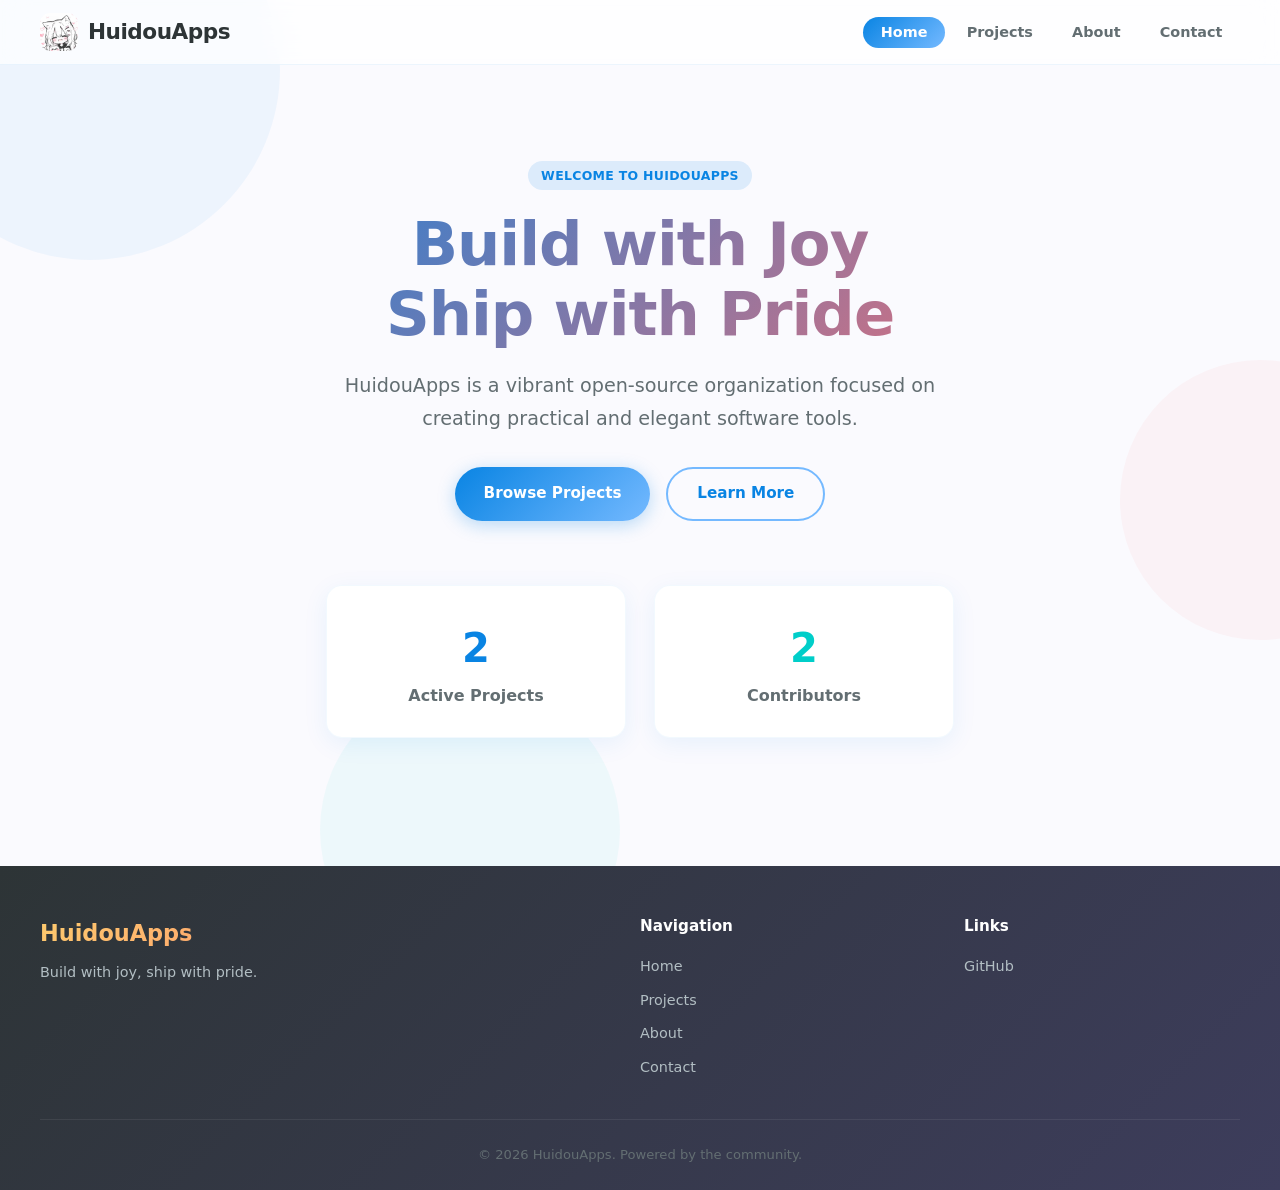
<file: index.html>
<!DOCTYPE html>
<html lang="zh-CN">
<head>
  <meta charset="UTF-8">
  <meta name="viewport" content="width=device-width, initial-scale=1.0">
  <title>HuidouApps - Page</title>
  <link rel="icon" href="assets/dev_huidou.jpg">
  <link rel="stylesheet" href="css/style.css">

</head>
<body>

  <div class="bg-bubbles">
    <div class="bubble"></div>
    <div class="bubble"></div>
    <div class="bubble"></div>
  </div>

  <header class="site-header">
    <div class="header-inner">
      <a href="index.html" class="logo">
        <img src="assets/dev_huidou.jpg" alt="HuidouApps" class="logo-icon">
        HuidouApps
      </a>
      <nav>
        <ul class="nav-links">
          <li><a href="index.html" class="active">Home</a></li>
          <li><a href="projects.html">Projects</a></li>
          <li><a href="about.html">About</a></li>
          <li><a href="contact.html">Contact</a></li>
        </ul>
      </nav>
    </div>
  </header>

  <section class="page-hero" style="padding-top: 6rem; padding-bottom: 4rem;">
    <div class="container" style="text-align: center;">
      <div class="fade-in">
        <span class="badge badge-purple" style="margin-bottom: 1.25rem; display: inline-block;">Welcome to HuidouApps</span>
      </div>
      <h1 class="fade-in" style="font-size: clamp(2.4rem, 5vw, 3.8rem); line-height: 1.15; margin-bottom: 1.25rem;">
        Build with Joy<br>Ship with Pride
      </h1>
      <p class="fade-in" style="font-size: 1.2rem; max-width: 600px; margin: 0 auto 2rem;">
        HuidouApps is a vibrant open-source organization focused on creating practical and elegant software tools.
      </p>
      <div class="fade-in" style="display: flex; gap: 1rem; flex-wrap: wrap; justify-content: center;">
        <a href="projects.html" class="btn btn-primary">Browse Projects</a>
        <a href="about.html" class="btn btn-outline">Learn More</a>
      </div>
    </div>
  </section>

  <section class="section" style="padding-top: 0;">
    <div class="container">
      <div class="fade-in" style="display: flex; justify-content: center; gap: 1.75rem; flex-wrap: wrap; text-align: center;">
        <div class="card" style="max-width: 300px; width: 100%;">
          <div style="font-size: 2.5rem; font-weight: 900; color: var(--primary);">2</div>
          <p style="color: var(--text-secondary); font-weight: 600;">Active Projects</p>
        </div>
        <div class="card" style="max-width: 300px; width: 100%;">
          <div style="font-size: 2.5rem; font-weight: 900; color: var(--accent-1);">2</div>
          <p style="color: var(--text-secondary); font-weight: 600;">Contributors</p>
        </div>
      </div>
    </div>
  </section>



  <footer class="site-footer">
    <div class="footer-inner">
      <div class="footer-brand">
        <h3>HuidouApps</h3>
        <p>Build with joy, ship with pride.</p>
      </div>
      <div class="footer-links">
        <h4>Navigation</h4>
        <ul>
          <li><a href="index.html">Home</a></li>
          <li><a href="projects.html">Projects</a></li>
          <li><a href="about.html">About</a></li>
          <li><a href="contact.html">Contact</a></li>
        </ul>
      </div>
      <div class="footer-links">
        <h4>Links</h4>
        <ul>
          <li><a href="https://github.com/HuidouApps" target="_blank" rel="noopener">GitHub</a></li>
        </ul>
      </div>
    </div>
    <div class="footer-bottom">
      <p>&copy; 2026 HuidouApps. Powered by the community.</p>
    </div>
  </footer>

  <script src="js/main.js"></script>
</body>
</html>
</file>
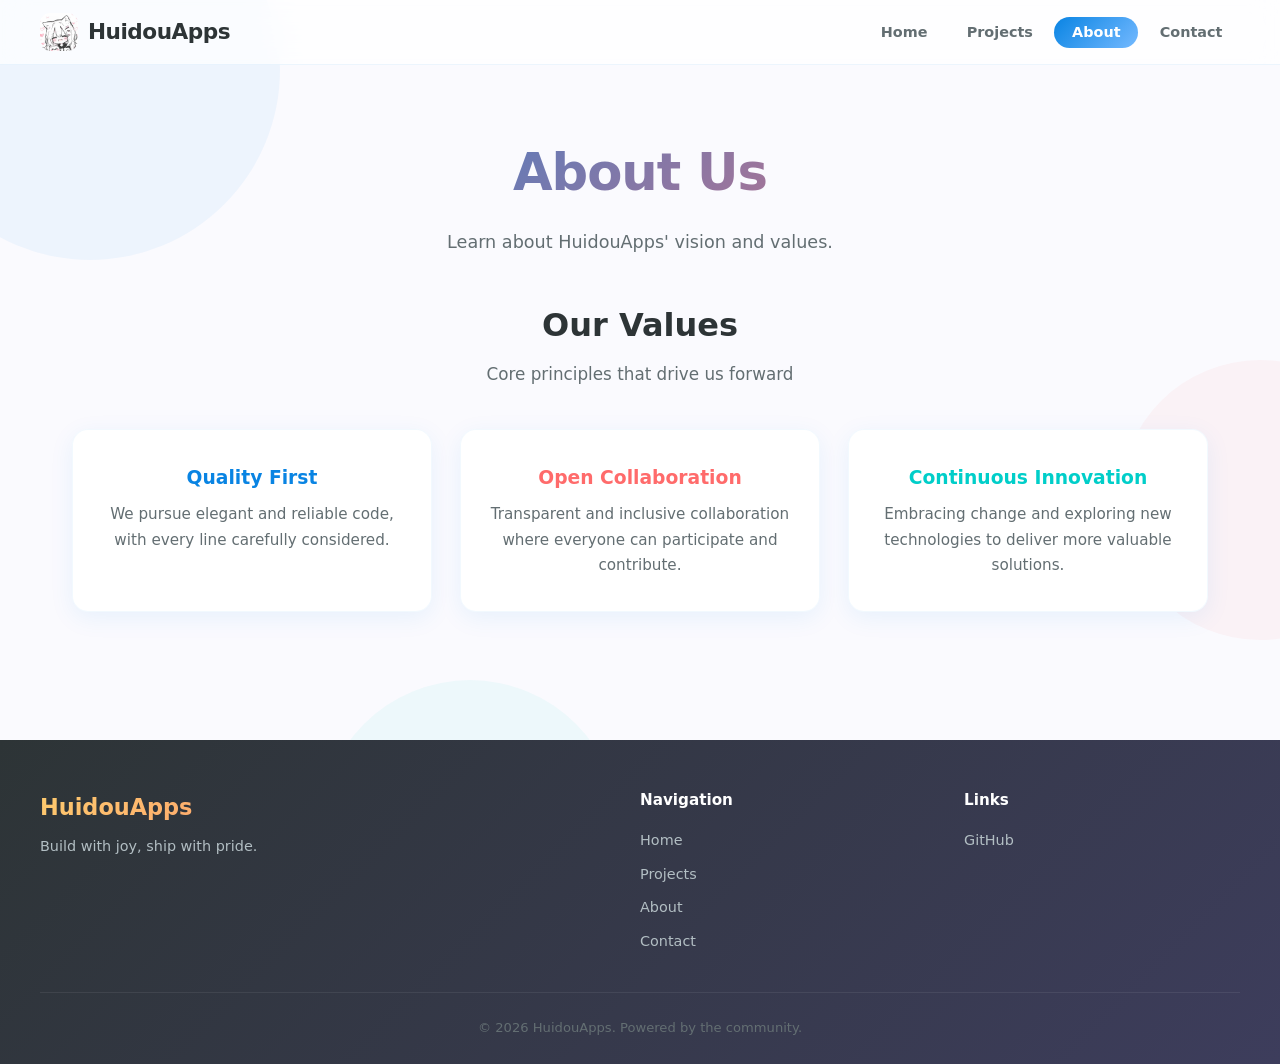
<file: about.html>
<!DOCTYPE html>
<html lang="zh-CN">
<head>
  <meta charset="UTF-8">
  <meta name="viewport" content="width=device-width, initial-scale=1.0">
  <title>About - HuidouApps</title>
  <link rel="icon" href="assets/dev_huidou.jpg">
  <link rel="stylesheet" href="css/style.css">

  <style>
    .about-story { max-width: 750px; margin: 0 auto; text-align: center; }
    .about-story p { font-size: 1.08rem; color: var(--text-secondary); line-height: 1.9; margin-bottom: 1.25rem; }

    .timeline { max-width: 650px; margin: 0 auto; position: relative; padding-left: 2.5rem; }
    .timeline::before {
      content: ''; position: absolute; left: 10px; top: 0; bottom: 0;
      width: 3px; background: linear-gradient(to bottom, var(--primary), var(--accent-1), var(--accent-3));
      border-radius: 2px;
    }
    .timeline-item { position: relative; margin-bottom: 2rem; }
    .timeline-dot {
      position: absolute; left: -2.5rem; top: 4px;
      width: 22px; height: 22px; border-radius: 50%;
      background: #fff; border: 4px solid var(--primary);
      box-shadow: 0 0 0 4px rgba(108, 92, 231, 0.10);
    }
    .timeline-dot.c1 { border-color: var(--primary); }
    .timeline-dot.c2 { border-color: var(--secondary); box-shadow: 0 0 0 4px rgba(255, 107, 107, 0.10); }
    .timeline-dot.c3 { border-color: var(--accent-1); box-shadow: 0 0 0 4px rgba(0, 206, 201, 0.10); }
    .timeline-dot.c4 { border-color: var(--accent-3); box-shadow: 0 0 0 4px rgba(253, 121, 168, 0.10); }
    .timeline-date { font-size: 0.82rem; font-weight: 700; color: var(--primary); margin-bottom: 0.2rem; }
    .timeline-title { font-size: 1.1rem; font-weight: 700; margin-bottom: 0.3rem; }
    .timeline-desc { color: var(--text-secondary); font-size: 0.93rem; }

    .value-card { text-align: center; padding: 2rem 1.5rem; }
    .value-card h3 { margin-bottom: 0.5rem; }
  </style>
</head>
<body>

  <div class="bg-bubbles">
    <div class="bubble"></div>
    <div class="bubble"></div>
    <div class="bubble"></div>
  </div>

  <header class="site-header">
    <div class="header-inner">
      <a href="index.html" class="logo">
        <img src="assets/dev_huidou.jpg" alt="HuidouApps" class="logo-icon">
        HuidouApps
      </a>
      <nav>
        <ul class="nav-links">
          <li><a href="index.html">Home</a></li>
          <li><a href="projects.html">Projects</a></li>
          <li><a href="about.html" class="active">About</a></li>
          <li><a href="contact.html">Contact</a></li>
        </ul>
      </nav>
    </div>
  </header>

  <section class="page-hero">
    <h1 class="fade-in">About Us</h1>
    <p class="fade-in">Learn about HuidouApps' vision and values.</p>
  </section>



  <section class="section" style="padding-top: 0;">
    <div class="container">
      <h2 class="section-title fade-in" style="margin-bottom: 0.5rem;">Our Values</h2>
      <p class="section-subtitle fade-in">Core principles that drive us forward</p>
      <div class="grid-3">
        <div class="card value-card fade-in">
          <h3 style="color: var(--primary);">Quality First</h3>
          <p style="color: var(--text-secondary); font-size: 0.95rem;">We pursue elegant and reliable code, with every line carefully considered.</p>
        </div>
        <div class="card value-card fade-in">
          <h3 style="color: var(--secondary);">Open Collaboration</h3>
          <p style="color: var(--text-secondary); font-size: 0.95rem;">Transparent and inclusive collaboration where everyone can participate and contribute.</p>
        </div>
        <div class="card value-card fade-in">
          <h3 style="color: var(--accent-1);">Continuous Innovation</h3>
          <p style="color: var(--text-secondary); font-size: 0.95rem;">Embracing change and exploring new technologies to deliver more valuable solutions.</p>
        </div>
      </div>
    </div>
  </section>



  <footer class="site-footer">
    <div class="footer-inner">
      <div class="footer-brand">
        <h3>HuidouApps</h3>
        <p>Build with joy, ship with pride.</p>
      </div>
      <div class="footer-links">
        <h4>Navigation</h4>
        <ul>
          <li><a href="index.html">Home</a></li>
          <li><a href="projects.html">Projects</a></li>
          <li><a href="about.html">About</a></li>
          <li><a href="contact.html">Contact</a></li>
        </ul>
      </div>
      <div class="footer-links">
        <h4>Links</h4>
        <ul>
          <li><a href="https://github.com/HuidouApps" target="_blank" rel="noopener">GitHub</a></li>
        </ul>
      </div>
    </div>
    <div class="footer-bottom">
      <p>&copy; 2026 HuidouApps. Powered by the community.</p>
    </div>
  </footer>

  <script src="js/main.js"></script>
</body>
</html>
</file>
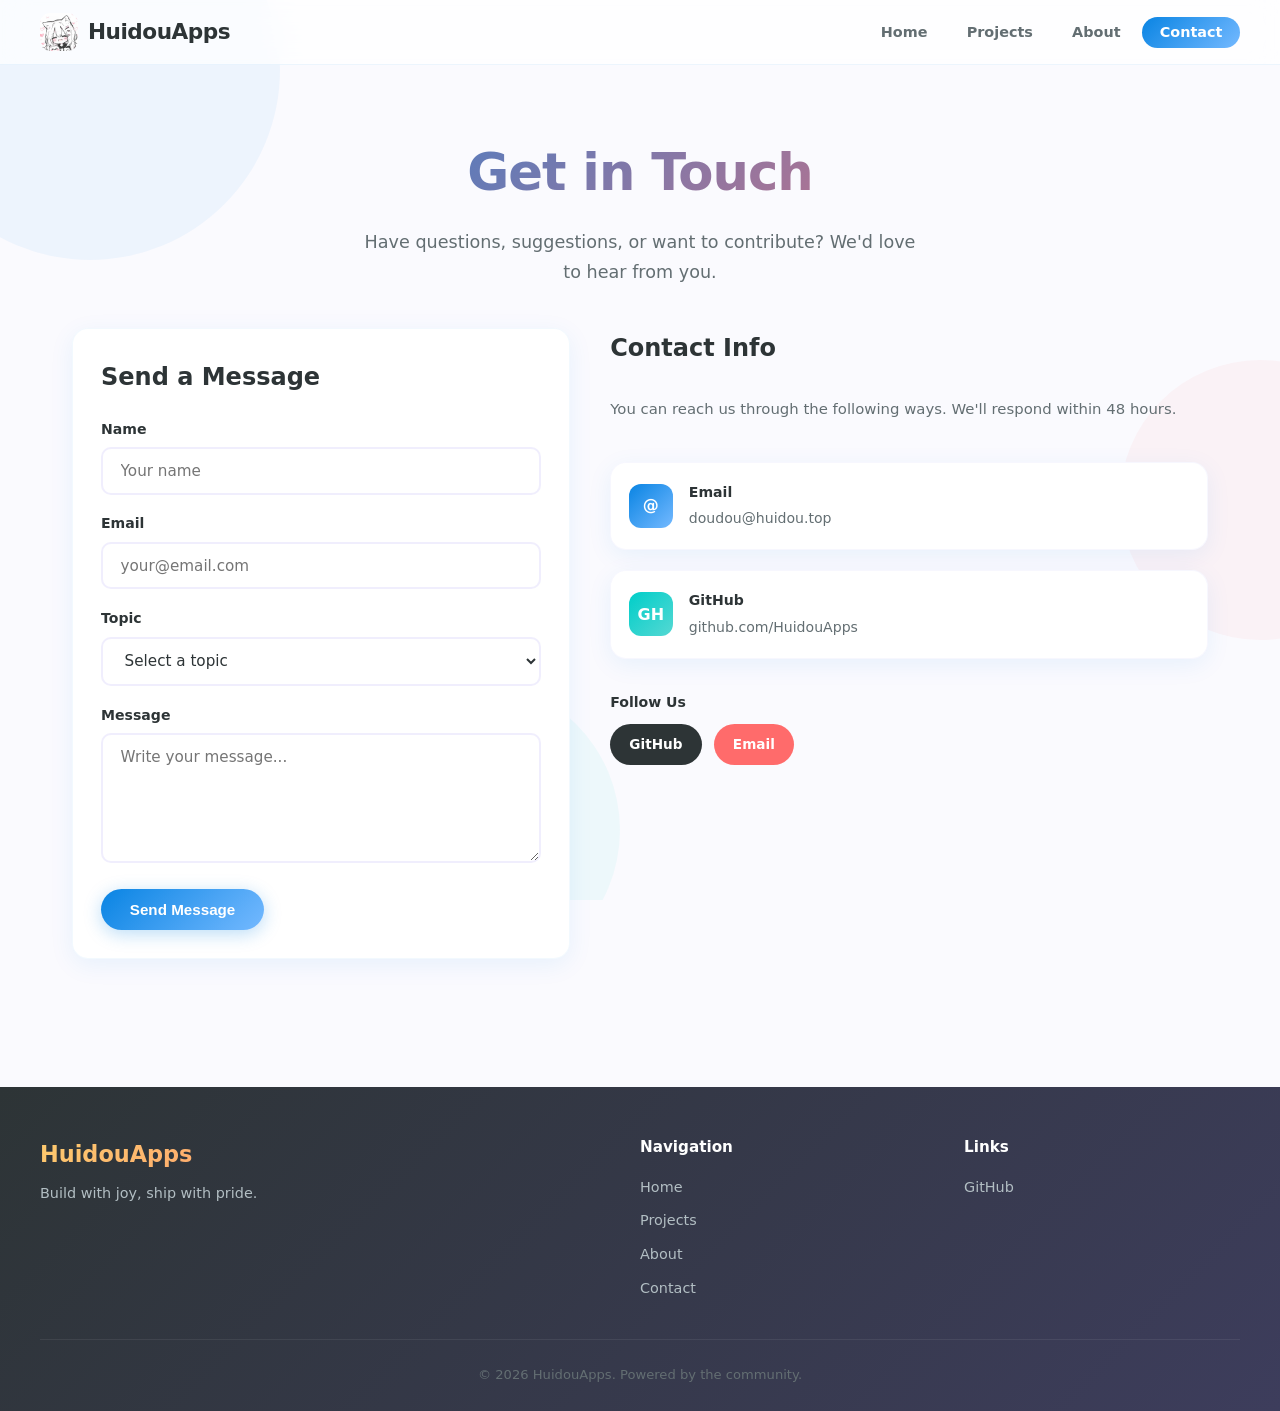
<file: contact.html>
<!DOCTYPE html>
<html lang="zh-CN">
<head>
  <meta charset="UTF-8">
  <meta name="viewport" content="width=device-width, initial-scale=1.0">
  <title>Contact - HuidouApps</title>
  <link rel="icon" href="assets/dev_huidou.jpg">
  <link rel="stylesheet" href="css/style.css">

  <style>
    .contact-grid { display: grid; grid-template-columns: 1fr 1.2fr; gap: 2.5rem; align-items: start; }
    @media (max-width: 800px) { .contact-grid { grid-template-columns: 1fr; } }

    .contact-form { display: flex; flex-direction: column; gap: 1.1rem; }
    .form-group label { display: block; font-weight: 700; font-size: 0.88rem; margin-bottom: 0.35rem; color: var(--text); }
    .form-group input,
    .form-group textarea,
    .form-group select {
      width: 100%; padding: 0.8rem 1.1rem;
      border: 2px solid rgba(108, 92, 231, 0.10);
      border-radius: var(--radius-sm); font-size: 0.95rem;
      font-family: inherit; color: var(--text); background: var(--bg-card);
      transition: all var(--transition); outline: none;
    }
    .form-group input:focus,
    .form-group textarea:focus,
    .form-group select:focus {
      border-color: var(--primary);
      box-shadow: 0 0 0 3px rgba(108, 92, 231, 0.06);
    }
    .form-group textarea { resize: vertical; min-height: 130px; }

    .contact-info-side { display: flex; flex-direction: column; gap: 1.25rem; }
    .contact-info-card {
      display: flex; align-items: center; gap: 1rem;
      padding: 1.1rem; background: var(--bg-card);
      border-radius: var(--radius); box-shadow: var(--shadow);
      border: 1px solid rgba(108, 92, 231, 0.05);
      transition: all var(--transition);
    }
    .contact-info-card:hover { transform: translateX(3px); box-shadow: var(--shadow-hover); }

    .info-dot {
      width: 44px; height: 44px; border-radius: 12px; flex-shrink: 0;
      display: flex; align-items: center; justify-content: center;
      font-size: 1rem; font-weight: 800; color: #fff;
    }
    .info-dot.purple { background: linear-gradient(135deg, var(--primary), var(--primary-light)); }
    .info-dot.teal   { background: linear-gradient(135deg, var(--accent-1), #55d8d3); }
    .info-dot.pink   { background: linear-gradient(135deg, var(--accent-3), #fc8eb8); }

    .social-links { display: flex; gap: 0.75rem; margin-top: 0.5rem; }
    .social-link {
      padding: 0.55rem 1.2rem; border-radius: 100px;
      font-size: 0.85rem; font-weight: 700; color: #fff;
      text-decoration: none; transition: all var(--transition);
    }
    .social-link:hover { transform: translateY(-2px); color: #fff; }
    .social-link.gh { background: #2d3436; }
    .social-link.dc { background: #5865F2; }
    .social-link.em { background: var(--secondary); }

    .faq-item { margin-bottom: 1.25rem; padding-bottom: 1.25rem; border-bottom: 1px solid rgba(108, 92, 231, 0.07); }
    .faq-item:last-child { border-bottom: none; margin-bottom: 0; padding-bottom: 0; }
    .faq-item h3 { font-size: 1rem; margin-bottom: 0.3rem; }
    .faq-item p { color: var(--text-secondary); font-size: 0.93rem; }
  </style>
</head>
<body>

  <div class="bg-bubbles">
    <div class="bubble"></div>
    <div class="bubble"></div>
    <div class="bubble"></div>
  </div>

  <header class="site-header">
    <div class="header-inner">
      <a href="index.html" class="logo">
        <img src="assets/dev_huidou.jpg" alt="HuidouApps" class="logo-icon">
        HuidouApps
      </a>
      <nav>
        <ul class="nav-links">
          <li><a href="index.html">Home</a></li>
          <li><a href="projects.html">Projects</a></li>
          <li><a href="about.html">About</a></li>
          <li><a href="contact.html" class="active">Contact</a></li>
        </ul>
      </nav>
    </div>
  </header>

  <section class="page-hero">
    <h1 class="fade-in">Get in Touch</h1>
    <p class="fade-in">Have questions, suggestions, or want to contribute? We'd love to hear from you.</p>
  </section>

  <section class="section" style="padding-top: 0;">
    <div class="container">
      <div class="contact-grid">

        <div class="card fade-in">
          <h2 style="margin-bottom: 1.25rem;">Send a Message</h2>
          <form class="contact-form" action="#" method="POST">
            <div class="form-group">
              <label for="name">Name</label>
              <input type="text" id="name" name="name" placeholder="Your name" required>
            </div>
            <div class="form-group">
              <label for="email">Email</label>
              <input type="email" id="email" name="email" placeholder="your@email.com" required>
            </div>
            <div class="form-group">
              <label for="topic">Topic</label>
              <select id="topic" name="topic">
                <option value="">Select a topic</option>
                <option value="bug">Report Bug</option>
                <option value="feature">Feature Request</option>
                <option value="contribute">Contribute</option>
                <option value="other">Other</option>
              </select>
            </div>
            <div class="form-group">
              <label for="message">Message</label>
              <textarea id="message" name="message" placeholder="Write your message..." required></textarea>
            </div>
            <button type="submit" class="btn btn-primary" style="align-self: flex-start;">Send Message</button>
          </form>
        </div>

        <div class="contact-info-side fade-in">
          <h2 style="margin-bottom: 0.5rem;">Contact Info</h2>
          <p style="color: var(--text-secondary); margin-bottom: 1.25rem; font-size: 0.93rem;">
            You can reach us through the following ways. We'll respond within 48 hours.
          </p>

          <div class="contact-info-card">
            <div class="info-dot purple">@</div>
            <div>
              <strong style="display: block; font-size: 0.88rem;">Email</strong>
              <span style="color: var(--text-secondary); font-size: 0.88rem;">doudou@huidou.top</span>
            </div>
          </div>

          <div class="contact-info-card">
            <div class="info-dot teal">GH</div>
            <div>
              <strong style="display: block; font-size: 0.88rem;">GitHub</strong>
              <span style="color: var(--text-secondary); font-size: 0.88rem;">github.com/HuidouApps</span>
            </div>
          </div>

          <div style="margin-top: 0.75rem;">
            <strong style="display: block; font-size: 0.88rem; margin-bottom: 0.6rem;">Follow Us</strong>
            <div class="social-links">
              <a href="https://github.com/HuidouApps" target="_blank" rel="noopener" class="social-link gh">GitHub</a>
              <a href="mailto:doudou@huidou.fun" class="social-link em">Email</a>
            </div>
          </div>
        </div>

      </div>
    </div>
  </section>



  <footer class="site-footer">
    <div class="footer-inner">
      <div class="footer-brand">
        <h3>HuidouApps</h3>
        <p>Build with joy, ship with pride.</p>
      </div>
      <div class="footer-links">
        <h4>Navigation</h4>
        <ul>
          <li><a href="index.html">Home</a></li>
          <li><a href="projects.html">Projects</a></li>
          <li><a href="about.html">About</a></li>
          <li><a href="contact.html">Contact</a></li>
        </ul>
      </div>
      <div class="footer-links">
        <h4>Links</h4>
        <ul>
          <li><a href="https://github.com/HuidouApps" target="_blank" rel="noopener">GitHub</a></li>
        </ul>
      </div>
    </div>
    <div class="footer-bottom">
      <p>&copy; 2026 HuidouApps. Powered by the community.</p>
    </div>
  </footer>

  <script src="js/main.js"></script>
</body>
</html>
</file>
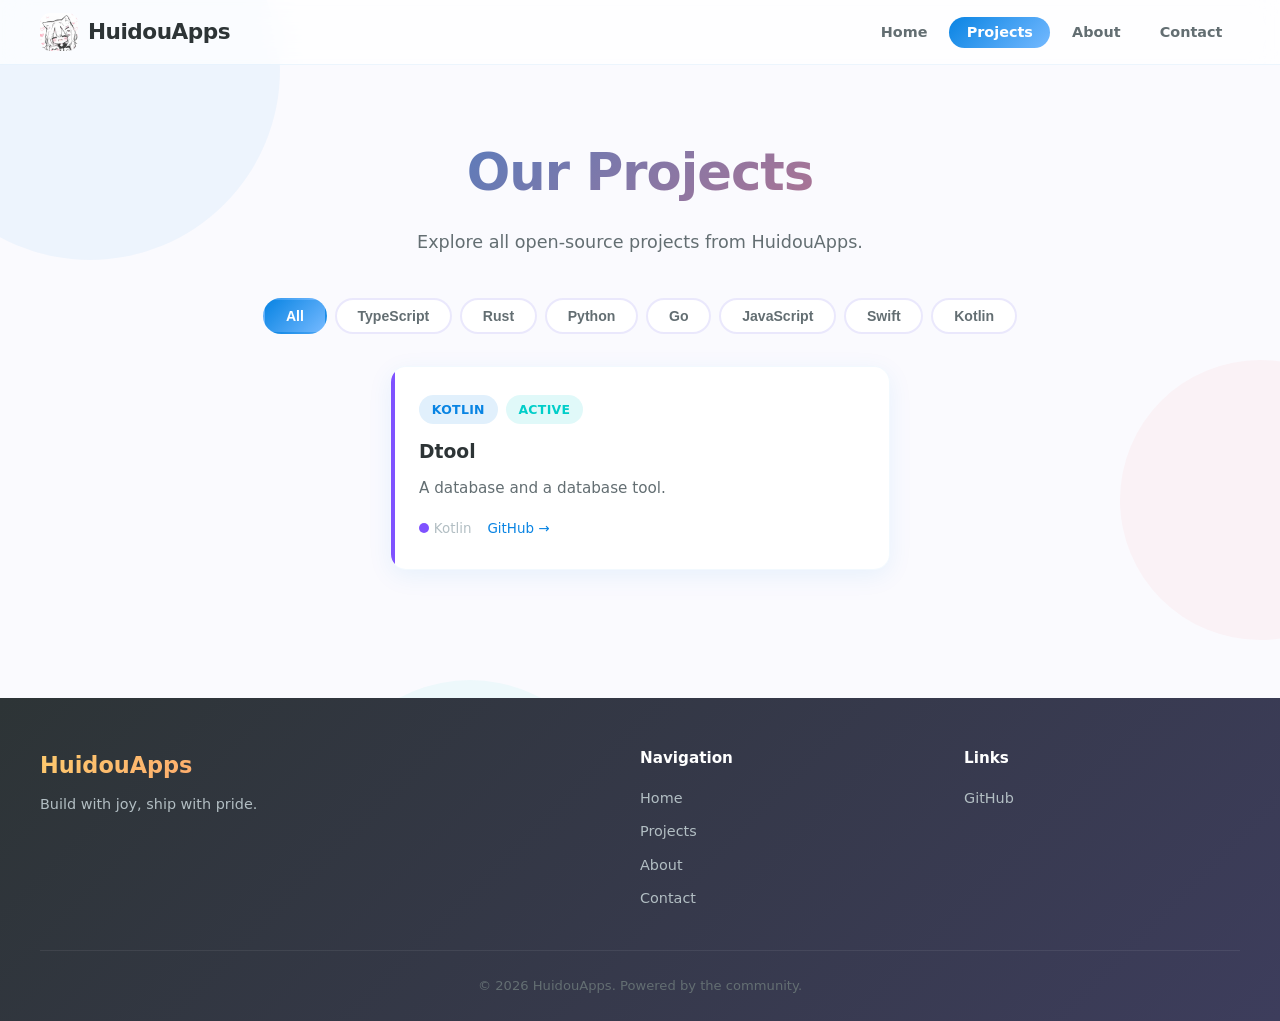
<file: projects.html>
<!DOCTYPE html>
<html lang="zh-CN">
<head>
  <meta charset="UTF-8">
  <meta name="viewport" content="width=device-width, initial-scale=1.0">
  <title>Projects - HuidouApps</title>
  <link rel="icon" href="assets/dev_huidou.jpg">
  <link rel="stylesheet" href="css/style.css">

  <style>
    .filter-bar {
      display: flex; gap: 0.5rem; flex-wrap: wrap;
      justify-content: center; margin-bottom: 2rem;
    }
    .filter-btn {
      padding: 0.5rem 1.3rem; border-radius: 100px;
      border: 2px solid rgba(108, 92, 231, 0.14);
      background: var(--bg-card); font-weight: 600;
      font-size: 0.88rem; color: var(--text-secondary);
      cursor: pointer; transition: all var(--transition);
    }
    .filter-btn:hover, .filter-btn.active {
      background: linear-gradient(135deg, var(--primary), var(--primary-light));
      color: #fff; border-color: transparent;
    }
    .project-card { position: relative; overflow: hidden; }
    .project-card::before {
      content: ''; position: absolute; top: 0; left: 0;
      width: 4px; height: 100%; border-radius: 4px 0 0 4px;
    }
    .project-card.lang-ts::before  { background: var(--primary); }
    .project-card.lang-rs::before  { background: var(--secondary); }
    .project-card.lang-py::before  { background: var(--accent-4); }
    .project-card.lang-go::before  { background: var(--accent-1); }
    .project-card.lang-js::before  { background: var(--accent-2); }
    .project-card.lang-swift::before { background: var(--accent-3); }
    .project-card.lang-kt::before { background: #7F52FF; }
    .project-meta {
      display: flex; gap: 1rem; color: var(--text-light);
      font-size: 0.84rem; margin-top: 1rem; flex-wrap: wrap;
    }
    .lang-dot {
      width: 10px; height: 10px; border-radius: 50%;
      display: inline-block; margin-right: 0.3rem;
    }
    .lang-dot.ts { background: var(--primary); }
    .lang-dot.rs { background: var(--secondary); }
    .lang-dot.py { background: var(--accent-4); }
    .lang-dot.go { background: var(--accent-1); }
    .lang-dot.js { background: var(--accent-2); }
    .lang-dot.swift { background: var(--accent-3); }
    .lang-dot.kt { background: #7F52FF; }
  </style>
</head>
<body>

  <div class="bg-bubbles">
    <div class="bubble"></div>
    <div class="bubble"></div>
    <div class="bubble"></div>
  </div>

  <header class="site-header">
    <div class="header-inner">
      <a href="index.html" class="logo">
        <img src="assets/dev_huidou.jpg" alt="HuidouApps" class="logo-icon">
        HuidouApps
      </a>
      <nav>
        <ul class="nav-links">
          <li><a href="index.html">Home</a></li>
          <li><a href="projects.html" class="active">Projects</a></li>
          <li><a href="about.html">About</a></li>
          <li><a href="contact.html">Contact</a></li>
        </ul>
      </nav>
    </div>
  </header>

  <section class="page-hero">
    <h1 class="fade-in">Our Projects</h1>
    <p class="fade-in">Explore all open-source projects from HuidouApps.</p>
  </section>

  <div class="container fade-in" style="margin-bottom: 1.5rem;">
    <div class="filter-bar">
      <button class="filter-btn active" data-filter="all">All</button>
      <button class="filter-btn" data-filter="ts">TypeScript</button>
      <button class="filter-btn" data-filter="rs">Rust</button>
      <button class="filter-btn" data-filter="py">Python</button>
      <button class="filter-btn" data-filter="go">Go</button>
      <button class="filter-btn" data-filter="js">JavaScript</button>
      <button class="filter-btn" data-filter="swift">Swift</button>
      <button class="filter-btn" data-filter="kt">Kotlin</button>
    </div>
  </div>

  <section class="section" style="padding-top: 0;">
    <div class="container">
      <div style="display: flex; justify-content: center; gap: 1.75rem; flex-wrap: wrap;">

        <!-- Project cards will be added here -->

        <div class="card project-card lang-kt fade-in" data-lang="kt" style="max-width: 500px; width: 100%;">
          <div style="display: flex; gap: 0.5rem; margin-bottom: 0.75rem; flex-wrap: wrap;">
            <span class="badge badge-purple">Kotlin</span>
            <span class="badge badge-teal">Active</span>
          </div>
          <h3 style="margin-bottom: 0.5rem;">Dtool</h3>
          <p style="color: var(--text-secondary); font-size: 0.95rem;">A database and a database tool.</p>
          <div class="project-meta">
            <span><span class="lang-dot kt"></span>Kotlin</span>
            <span><a href="https://github.com/HuidouApps/Dtool" target="_blank" rel="noopener" style="color: var(--primary); text-decoration: none;">GitHub &rarr;</a></span>
          </div>
        </div>

      </div>
    </div>
  </section>

  <footer class="site-footer">
    <div class="footer-inner">
      <div class="footer-brand">
        <h3>HuidouApps</h3>
        <p>Build with joy, ship with pride.</p>
      </div>
      <div class="footer-links">
        <h4>Navigation</h4>
        <ul>
          <li><a href="index.html">Home</a></li>
          <li><a href="projects.html">Projects</a></li>
          <li><a href="about.html">About</a></li>
          <li><a href="contact.html">Contact</a></li>
        </ul>
      </div>
      <div class="footer-links">
        <h4>Links</h4>
        <ul>
          <li><a href="https://github.com/HuidouApps" target="_blank" rel="noopener">GitHub</a></li>
        </ul>
      </div>
    </div>
    <div class="footer-bottom">
      <p>&copy; 2026 HuidouApps. Powered by the community.</p>
    </div>
  </footer>

  <script src="js/main.js"></script>
  <script>
    document.querySelectorAll('.filter-btn').forEach(btn => {
      btn.addEventListener('click', () => {
        document.querySelectorAll('.filter-btn').forEach(b => b.classList.remove('active'));
        btn.classList.add('active');
        const filter = btn.dataset.filter;
        document.querySelectorAll('.project-card[data-lang]').forEach(card => {
          card.style.display = (filter === 'all' || card.dataset.lang === filter) ? '' : 'none';
        });
      });
    });
  </script>
</body>
</html>
</file>
<file: css/style.css>
/* ========================================
   HuidouApps - Clean & Colorful
   ======================================== */

:root {
  --primary: #0984e3;
  --primary-light: #74B9FF;
  --secondary: #FF6B6B;
  --accent-1: #00CEC9;
  --accent-2: #FDCB6E;
  --accent-3: #FD79A8;
  --accent-4: #74B9FF;
  --bg: #FAFAFE;
  --bg-card: #FFFFFF;
  --text: #2D3436;
  --text-secondary: #636E72;
  --text-light: #B2BEC3;
  --radius: 16px;
  --radius-sm: 10px;
  --shadow: 0 6px 24px rgba(9, 132, 227, 0.08);
  --shadow-hover: 0 12px 36px rgba(9, 132, 227, 0.14);
  --transition: 0.25s ease;
}

*, *::before, *::after { margin: 0; padding: 0; box-sizing: border-box; }

html { scroll-behavior: smooth; }

body {
  font-family: 'Segoe UI', 'PingFang SC', 'Microsoft YaHei', system-ui, -apple-system, sans-serif;
  color: var(--text);
  background: var(--bg);
  line-height: 1.7;
  overflow-x: hidden;
}

a { color: var(--primary); text-decoration: none; transition: color var(--transition); }
a:hover { color: var(--secondary); }
img { max-width: 100%; display: block; }

/* ---- Bubbles (simplified) ---- */
.bg-bubbles {
  position: fixed; top: 0; left: 0; width: 100%; height: 100%;
  pointer-events: none; z-index: -1; overflow: hidden;
}
.bubble {
  position: absolute; border-radius: 50%; opacity: 0.05;
  animation: float 22s infinite ease-in-out;
}
.bubble:nth-child(1) { width: 380px; height: 380px; background: var(--primary); top: -120px; left: -100px; }
.bubble:nth-child(2) { width: 280px; height: 280px; background: var(--secondary); top: 40%; right: -120px; animation-delay: -7s; }
.bubble:nth-child(3) { width: 300px; height: 300px; background: var(--accent-1); bottom: -80px; left: 25%; animation-delay: -14s; }

@keyframes float {
  0%, 100% { transform: translate(0, 0) scale(1); }
  33% { transform: translate(25px, -35px) scale(1.04); }
  66% { transform: translate(-15px, 15px) scale(0.96); }
}

/* ---- Header ---- */
.site-header {
  position: sticky; top: 0; z-index: 100;
  backdrop-filter: blur(14px);
  background: rgba(255, 255, 255, 0.7);
  border-bottom: 1px solid rgba(9, 132, 227, 0.07);
  padding: 0 2rem;
}
.header-inner {
  max-width: 1200px; margin: 0 auto;
  display: flex; align-items: center; justify-content: space-between;
  height: 64px;
}
.logo {
  display: flex; align-items: center; gap: 10px;
  font-size: 1.35rem; font-weight: 800; color: var(--text);
  letter-spacing: -0.5px;
}
.logo-icon {
  width: 38px; height: 38px; border-radius: 10px;
  object-fit: cover;
}
.nav-links { display: flex; list-style: none; gap: 0.25rem; }
.nav-links a {
  padding: 0.45rem 1.1rem; border-radius: 100px;
  font-weight: 600; font-size: 0.9rem; color: var(--text-secondary);
  transition: all var(--transition);
}
.nav-links a:hover,
.nav-links a.active {
  background: linear-gradient(135deg, var(--primary), var(--primary-light));
  color: #fff;
}

/* ---- Page Hero ---- */
.page-hero { text-align: center; padding: 4rem 2rem 2.5rem; }
.page-hero h1 {
  font-size: clamp(2.2rem, 5vw, 3.2rem); font-weight: 900;
  letter-spacing: -1px;
  background: linear-gradient(135deg, var(--primary), var(--secondary));
  -webkit-background-clip: text; -webkit-text-fill-color: transparent;
  background-clip: text;
  margin-bottom: 0.75rem;
}
.page-hero p {
  font-size: 1.1rem; color: var(--text-secondary);
  max-width: 560px; margin: 0 auto;
}

/* ---- Buttons ---- */
.btn {
  display: inline-flex; align-items: center; gap: 6px;
  padding: 0.75rem 1.8rem; border-radius: 100px;
  font-weight: 700; font-size: 0.95rem; border: none;
  cursor: pointer; transition: all var(--transition); text-decoration: none;
}
.btn-primary {
  background: linear-gradient(135deg, var(--primary), var(--primary-light));
  color: #fff; box-shadow: 0 4px 18px rgba(9, 132, 227, 0.28);
}
.btn-primary:hover { transform: translateY(-2px); box-shadow: 0 8px 28px rgba(9, 132, 227, 0.38); color: #fff; }
.btn-outline {
  background: transparent; color: var(--primary);
  border: 2px solid var(--primary-light);
}
.btn-outline:hover { background: var(--primary); color: #fff; border-color: var(--primary); }
.btn-accent {
  background: linear-gradient(135deg, var(--secondary), #ff8a80);
  color: #fff; box-shadow: 0 4px 18px rgba(255, 107, 107, 0.28);
}
.btn-accent:hover { transform: translateY(-2px); box-shadow: 0 8px 28px rgba(255, 107, 107, 0.38); color: #fff; }

/* ---- Cards ---- */
.card {
  background: var(--bg-card); border-radius: var(--radius);
  padding: 1.75rem; box-shadow: var(--shadow);
  transition: all var(--transition);
  border: 1px solid rgba(9, 132, 227, 0.05);
}
.card:hover { transform: translateY(-3px); box-shadow: var(--shadow-hover); }

/* ---- Layout ---- */
.container { max-width: 1200px; margin: 0 auto; padding: 0 2rem; }
.grid-2 { display: grid; grid-template-columns: repeat(2, 1fr); gap: 1.75rem; }
.grid-3 { display: grid; grid-template-columns: repeat(3, 1fr); gap: 1.75rem; }
.section { padding: 4rem 2rem; }
.section-title { text-align: center; font-size: 2rem; font-weight: 800; margin-bottom: 0.75rem; }
.section-subtitle { text-align: center; color: var(--text-secondary); font-size: 1.05rem; margin-bottom: 2.5rem; }

/* ---- Footer ---- */
.site-footer {
  background: linear-gradient(135deg, #2D3436, #3d3d5c);
  color: #dfe6e9; padding: 3rem 2rem 1.5rem; margin-top: 4rem;
}
.footer-inner {
  max-width: 1200px; margin: 0 auto 2rem;
  display: grid; grid-template-columns: 2fr 1fr 1fr; gap: 3rem;
}
.footer-brand h3 {
  font-size: 1.4rem; margin-bottom: 0.5rem;
  background: linear-gradient(135deg, var(--accent-2), var(--secondary));
  -webkit-background-clip: text; -webkit-text-fill-color: transparent;
  background-clip: text;
}
.footer-brand p { color: #b2bec3; font-size: 0.9rem; }
.footer-links h4 { font-size: 0.95rem; margin-bottom: 0.75rem; color: #fff; }
.footer-links ul { list-style: none; }
.footer-links li { margin-bottom: 0.4rem; }
.footer-links a { color: #b2bec3; font-size: 0.9rem; }
.footer-links a:hover { color: var(--accent-2); }
.footer-bottom {
  max-width: 1200px; margin: 0 auto; padding-top: 1.5rem;
  border-top: 1px solid rgba(255,255,255,0.07);
  text-align: center; font-size: 0.82rem; color: #636e72;
}

/* ---- Badges ---- */
.badge {
  display: inline-block; padding: 0.25rem 0.8rem;
  border-radius: 100px; font-size: 0.78rem;
  font-weight: 700; letter-spacing: 0.3px; text-transform: uppercase;
}
.badge-purple { background: rgba(9, 132, 227, 0.12); color: var(--primary); }
.badge-red    { background: rgba(255, 107, 107, 0.12); color: var(--secondary); }
.badge-teal   { background: rgba(0, 206, 201, 0.12); color: var(--accent-1); }
.badge-yellow { background: rgba(253, 203, 110, 0.25); color: #e17055; }
.badge-pink   { background: rgba(253, 121, 168, 0.12); color: var(--accent-3); }
.badge-blue   { background: rgba(116, 185, 255, 0.15); color: #0984e3; }

/* ---- Animations ---- */
.fade-in {
  opacity: 0; transform: translateY(24px);
  transition: opacity 0.5s ease-out, transform 0.5s ease-out;
}
.fade-in.visible { opacity: 1; transform: translateY(0); }

/* ---- Hamburger ---- */
.hamburger {
  display: none;
  background: none;
  border: none;
  font-size: 1.5rem;
  cursor: pointer;
  color: var(--text);
  padding: 0.25rem;
}

/* ---- Responsive ---- */
@media (max-width: 900px) {
  .grid-2, .grid-3 { grid-template-columns: 1fr; }
  .footer-inner { grid-template-columns: 1fr; }
  .nav-links { display: none; }
  .nav-links.open {
    display: flex;
    flex-direction: column;
    position: absolute;
    top: 64px; left: 0; right: 0;
    background: rgba(255,255,255,0.95);
    backdrop-filter: blur(14px);
    padding: 1rem 2rem;
    border-bottom: 1px solid rgba(9, 132, 227, 0.08);
    box-shadow: 0 8px 24px rgba(0,0,0,0.06);
  }
  .nav-links.open a {
    padding: 0.7rem 1rem;
    border-radius: var(--radius-sm);
  }
}
@media (max-width: 640px) {
  .site-header { padding: 0 1rem; }
  .container { padding: 0 1rem; }
  .section { padding: 2.5rem 1rem; }
  .page-hero { padding: 2.5rem 1rem 1.5rem; }
}
</file>
